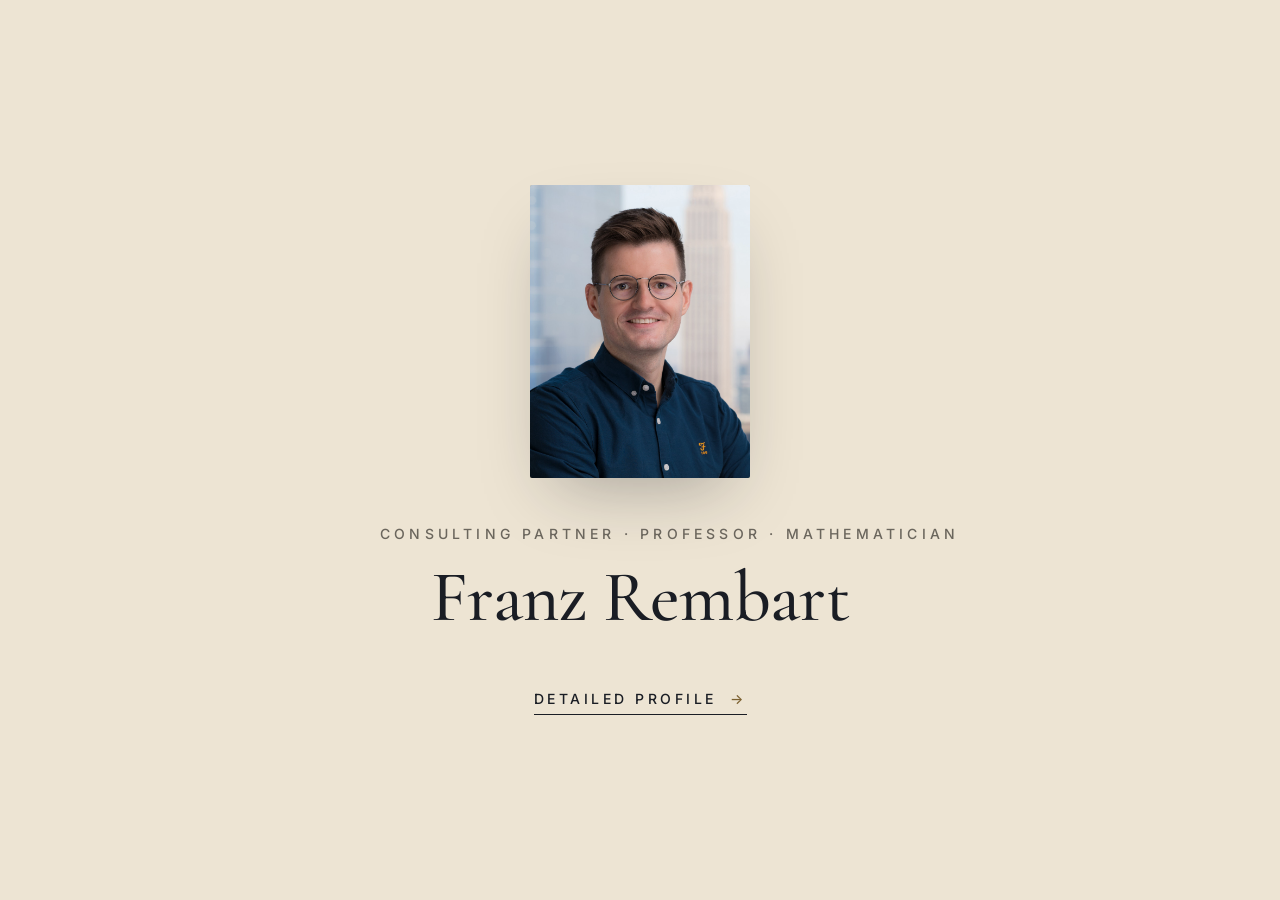
<file: index.html>
<!DOCTYPE html>
<html lang="en">
<head>
<meta charset="UTF-8">
<meta name="viewport" content="width=device-width, initial-scale=1.0">
<title>Franz Rembart — Consulting Partner · Professor · Mathematician</title>
<meta name="description" content="Franz Rembart — Partner at BCG, Associate Professor of Statistics at Columbia, mathematician.">
<meta name="robots" content="noindex, nofollow">
<link rel="preconnect" href="https://fonts.googleapis.com">
<link rel="preconnect" href="https://fonts.gstatic.com" crossorigin>
<link href="https://fonts.googleapis.com/css2?family=Cormorant+Garamond:ital,wght@0,400;0,500;0,600;0,700;1,400;1,500;1,600&family=Inter:wght@300;400;500;600&display=swap" rel="stylesheet">
<style>
  :root {
    --cream: #EDE4D3;
    --ink: #1A1D24;
    --ink-soft: #2A2E38;
    --body: #3A3D46;
    --muted: #6B665D;
    --gold: #9C8558;
    --gold-text: #7B6030;
    --gold-bright: #C9A96B;
    --rule: #C9BFA8;
    --navy: #12151C;
  }

  * { margin: 0; padding: 0; box-sizing: border-box; }
  html { height: 100%; }
  body {
    background: var(--cream);
    color: var(--body);
    font-family: 'Inter', -apple-system, sans-serif;
    font-weight: 400;
    font-size: 18px;
    line-height: 1.65;
    -webkit-font-smoothing: antialiased;
    -moz-osx-font-smoothing: grayscale;
    min-height: 100%;
    display: flex;
    align-items: center;
    justify-content: center;
    padding: 40px 24px;
  }

  :focus-visible {
    outline: 2px solid var(--ink);
    outline-offset: 3px;
    border-radius: 1px;
  }

  .home {
    text-align: center;
    max-width: 520px;
    opacity: 0;
    transform: translateY(16px);
    animation: fadeUp 0.9s ease forwards;
  }

  @keyframes fadeUp {
    to { opacity: 1; transform: translateY(0); }
  }

  .portrait-frame {
    width: 220px;
    height: 293px;
    border-radius: 2px;
    overflow: hidden;
    box-shadow: 0 30px 70px -25px rgba(26,29,36,0.35);
    margin: 0 auto 44px;
    background: #b5a887;
  }
  .portrait-frame img {
    width: 100%;
    height: 100%;
    object-fit: cover;
    display: block;
    filter: saturate(0.92) contrast(1.02);
  }

  .titles {
    font-size: 14px;
    font-weight: 500;
    letter-spacing: 0.3em;
    text-transform: uppercase;
    color: var(--muted);
    margin-bottom: 16px;
    white-space: nowrap;
  }

  .name {
    font-family: 'Cormorant Garamond', serif;
    font-size: 72px;
    font-weight: 500;
    color: var(--ink);
    line-height: 1.02;
    letter-spacing: -0.01em;
    margin-bottom: 48px;
  }

  .profile-link {
    display: inline-block;
    font-size: 14px;
    font-weight: 500;
    letter-spacing: 0.25em;
    text-transform: uppercase;
    color: var(--ink);
    text-decoration: none;
    padding-bottom: 4px;
    border-bottom: 1px solid var(--ink);
    transition: color 0.2s, border-color 0.2s;
    cursor: pointer;
  }
  .profile-link:hover {
    color: var(--gold-text);
    border-color: var(--gold-text);
  }
  .profile-link .arrow {
    color: var(--gold-text);
    margin-left: 6px;
    transition: transform 0.3s;
    display: inline-block;
  }
  .profile-link:hover .arrow {
    transform: translateX(4px);
  }

  /* Password overlay */
  .pw-overlay {
    position: fixed;
    inset: 0;
    background: rgba(26, 29, 36, 0.6);
    backdrop-filter: blur(6px);
    -webkit-backdrop-filter: blur(6px);
    display: none;
    align-items: center;
    justify-content: center;
    z-index: 1000;
    opacity: 0;
    transition: opacity 0.3s ease;
  }
  .pw-overlay.visible {
    display: flex;
    opacity: 1;
  }

  .pw-box {
    background: var(--cream);
    padding: 48px 44px 40px;
    max-width: 400px;
    width: 100%;
    text-align: center;
    box-shadow: 0 30px 80px -20px rgba(26,29,36,0.45);
    border: 1px solid var(--rule);
    transform: translateY(12px);
    transition: transform 0.3s ease;
  }
  .pw-overlay.visible .pw-box {
    transform: translateY(0);
  }

  .pw-box .pw-label {
    font-size: 14px;
    font-weight: 500;
    letter-spacing: 0.3em;
    text-transform: uppercase;
    color: var(--muted);
    margin-bottom: 24px;
  }

  .pw-input-wrap {
    display: flex;
    gap: 0;
    margin-bottom: 16px;
  }

  .pw-input {
    flex: 1;
    padding: 12px 16px;
    font-family: 'Inter', sans-serif;
    font-size: 16px;
    color: var(--ink);
    background: white;
    border: 1px solid var(--rule);
    border-right: none;
    outline: none;
    letter-spacing: 0.1em;
  }
  .pw-input:focus {
    border-color: var(--gold);
  }
  .pw-input::placeholder {
    color: var(--rule);
    letter-spacing: 0.05em;
  }

  .pw-submit {
    padding: 12px 20px;
    font-family: 'Inter', sans-serif;
    font-size: 14px;
    font-weight: 500;
    letter-spacing: 0.2em;
    text-transform: uppercase;
    color: var(--cream);
    background: var(--ink);
    border: 1px solid var(--ink);
    cursor: pointer;
    transition: background 0.2s, border-color 0.2s;
    min-width: 44px;
    min-height: 44px;
  }
  .pw-submit:hover {
    background: var(--gold-text);
    border-color: var(--gold-text);
  }

  .pw-error {
    font-family: 'Cormorant Garamond', serif;
    font-style: italic;
    font-size: 18px;
    color: #9B4D4D;
    min-height: 24px;
    margin-bottom: 8px;
  }

  .pw-close {
    position: absolute;
    top: 16px;
    right: 20px;
    background: none;
    border: none;
    font-size: 24px;
    color: var(--muted);
    cursor: pointer;
    padding: 8px;
    line-height: 1;
    min-width: 44px;
    min-height: 44px;
    display: flex;
    align-items: center;
    justify-content: center;
  }
  .pw-close:hover { color: var(--ink); }

  @media (max-width: 600px) {
    .name { font-size: 48px; }
    .portrait-frame { width: 180px; height: 240px; }
    .pw-box { padding: 36px 24px 32px; margin: 0 16px; }
  }
</style>
</head>
<body>

<div class="home">
  <div class="portrait-frame">
    <img src="franz-rembart.jpg" alt="Portrait of Franz Rembart">
  </div>
  <div class="titles">Consulting Partner · Professor · Mathematician</div>
  <h1 class="name">Franz Rembart</h1>
  <a class="profile-link" id="profileLink" role="button" tabindex="0">Detailed profile <span class="arrow">&rarr;</span></a>
</div>

<div class="pw-overlay" id="pwOverlay">
  <div class="pw-box">
    <button class="pw-close" id="pwClose" aria-label="Close">&times;</button>
    <div class="pw-label">Enter password</div>
    <div class="pw-input-wrap">
      <input type="password" class="pw-input" id="pwInput" placeholder="Password" autocomplete="off">
      <button class="pw-submit" id="pwSubmit">Go</button>
    </div>
    <div class="pw-error" id="pwError"></div>
  </div>
</div>

<script>
  var overlay = document.getElementById('pwOverlay');
  var input = document.getElementById('pwInput');
  var error = document.getElementById('pwError');

  document.getElementById('profileLink').addEventListener('click', function () {
    overlay.classList.add('visible');
    setTimeout(function () { input.focus(); }, 100);
  });

  document.getElementById('pwClose').addEventListener('click', function () {
    overlay.classList.remove('visible');
    input.value = '';
    error.textContent = '';
  });

  overlay.addEventListener('click', function (e) {
    if (e.target === overlay) {
      overlay.classList.remove('visible');
      input.value = '';
      error.textContent = '';
    }
  });

  function tryPassword() {
    if (input.value === 'mathematics') {
      sessionStorage.setItem('fr_auth', 'granted');
      window.location.href = 'profile.html';
    } else {
      error.textContent = 'Incorrect password.';
      input.value = '';
      input.focus();
    }
  }

  document.getElementById('pwSubmit').addEventListener('click', tryPassword);
  input.addEventListener('keydown', function (e) {
    if (e.key === 'Enter') tryPassword();
  });
</script>

</body>
</html>
</file>
<file: styles.css>
:root {
    --cream: #EDE4D3;
    --cream-light: #F2EADA;
    --ink: #1A1D24;
    --ink-soft: #2A2E38;
    --body: #3A3D46;
    --muted: #6B665D;        /* darkened: was #7A7469, now 4.6:1 on cream */
    --gold: #9C8558;         /* decorative use only (borders, icons, backgrounds) */
    --gold-text: #7B6030;    /* gold text on light backgrounds: 4.8:1 on cream */
    --gold-soft: #B59A6B;    /* gold text on dark (navy) backgrounds: 6.9:1 on navy */
    --gold-bright: #C9A96B;
    --copper: #A87245;
    --rule: #C9BFA8;
    --navy: #12151C;
    --navy-soft: #1C202A;
  }

  * { margin: 0; padding: 0; box-sizing: border-box; }
  html { scroll-behavior: smooth; }
  body {
    background: var(--cream);
    color: var(--body);
    font-family: 'Inter', -apple-system, sans-serif;
    font-weight: 400;
    font-size: 18px;
    line-height: 1.65;
    -webkit-font-smoothing: antialiased;
    -moz-osx-font-smoothing: grayscale;
  }
  .serif { font-family: 'Cormorant Garamond', 'Times New Roman', serif; }
  a { color: inherit; }

  /* Global focus indicator — WCAG 2.4.7 */
  :focus-visible {
    outline: 2px solid var(--ink);
    outline-offset: 3px;
    border-radius: 1px;
  }

  /* ==================== NAV ==================== */
  nav {
    position: sticky; top: 0; z-index: 100;
    background: var(--cream);
    padding: 26px 60px;
    display: grid;
    grid-template-columns: 1fr auto 1fr;
    align-items: center;
    border-bottom: 1px solid transparent;
    transition: border-color 0.3s;
  }
  nav.scrolled { border-bottom-color: var(--rule); }
  .monogram {
    font-family: 'Cormorant Garamond', serif;
    font-size: 24px; font-weight: 600;
    color: var(--ink); letter-spacing: 0.04em;
    text-decoration: none;
    display: flex; align-items: center; gap: 10px;
    justify-self: start;
  }
  .monogram::before {
    content: ''; width: 28px; height: 1px;
    background: var(--gold); display: inline-block;
  }
  .nav-links {
    display: flex; gap: 42px;
    justify-self: center;
  }
  .nav-links a {
    color: var(--ink); text-decoration: none;
    font-size: 14px; font-weight: 500;
    letter-spacing: 0.22em; text-transform: uppercase;
    transition: color 0.2s;
    padding: 4px 0; /* improves touch/click target height */
  }
  .nav-links a:hover { color: var(--gold-text); }

  /* Burger button — hidden on desktop */
  .burger {
    display: none;
    flex-direction: column;
    justify-content: center;
    gap: 5px;
    background: none;
    border: none;
    cursor: pointer;
    padding: 10px 2px;
    justify-self: end;
    min-width: 44px; min-height: 44px; /* WCAG touch target */
    align-items: center;
  }
  .burger-bar {
    display: block;
    width: 24px; height: 2px;
    background: var(--ink);
    border-radius: 1px;
    transition: transform 0.3s, opacity 0.3s;
  }
  .burger[aria-expanded="true"] .burger-bar:nth-child(1) {
    transform: translateY(7px) rotate(45deg);
  }
  .burger[aria-expanded="true"] .burger-bar:nth-child(2) {
    opacity: 0;
  }
  .burger[aria-expanded="true"] .burger-bar:nth-child(3) {
    transform: translateY(-7px) rotate(-45deg);
  }

  /* ==================== LAYOUT ==================== */
  section { padding: 110px 60px; max-width: 1280px; margin: 0 auto; }
  .section-dark {
    background: var(--navy); color: #D4CDB9;
    max-width: none; padding-left: 0; padding-right: 0;
  }
  .section-dark .inner {
    max-width: 1280px; margin: 0 auto; padding: 110px 60px;
  }

  .eyebrow {
    font-size: 14px; font-weight: 500;
    letter-spacing: 0.32em; text-transform: uppercase;
    color: var(--muted); margin-bottom: 28px;
  }
  .eyebrow .roman {
    font-family: 'Cormorant Garamond', serif; font-style: italic;
    color: var(--gold-text); margin-right: 10px;
    letter-spacing: 0.1em; text-transform: none; font-size: 20px;
  }

  h1.hero-name {
    font-family: 'Cormorant Garamond', serif;
    font-size: 86px; font-weight: 500;
    color: var(--ink); line-height: 1.02;
    letter-spacing: -0.01em; margin-bottom: 32px;
  }
  h2 {
    font-family: 'Cormorant Garamond', serif;
    font-size: 54px; font-weight: 500;
    color: var(--ink); line-height: 1.1;
    letter-spacing: -0.005em; margin-bottom: 32px;
  }
  .section-dark h2 { color: #E8DFC7; }
  h3 {
    font-family: 'Cormorant Garamond', serif;
    font-size: 34px; font-weight: 500;
    color: var(--ink); line-height: 1.2; margin-bottom: 20px;
  }
  .italic-gold { font-style: italic; color: var(--gold-text); }

  /* ==================== HERO ==================== */
  .hero {
    padding-top: 80px; padding-bottom: 120px;
    display: grid; grid-template-columns: 0.85fr 1.15fr;
    gap: 80px; align-items: start;
  }
  .hero-titles {
    font-size: 14px; font-weight: 500;
    letter-spacing: 0.3em; text-transform: uppercase;
    color: var(--muted); margin-bottom: 28px;
  }
  .hero-tagline {
    font-family: 'Cormorant Garamond', serif;
    font-size: 24px; font-style: italic;
    line-height: 1.5; color: var(--ink-soft);
    margin-bottom: 44px; max-width: 600px;
  }
  .credentials {
    list-style: none;
    display: flex; flex-direction: column; gap: 13px;
    margin-bottom: 44px;
  }
  .credentials li {
    font-size: 14px; font-weight: 500;
    letter-spacing: 0.2em; text-transform: uppercase;
    color: var(--ink);
    padding-left: 18px; position: relative; line-height: 1.5;
  }
  .credentials li::before {
    content: ''; position: absolute; left: 0; top: 7px;
    width: 6px; height: 6px;
    background: var(--gold-text); border-radius: 50%;
  }
  .hero-footnote {
    font-family: 'Cormorant Garamond', serif; font-style: italic;
    font-size: 24px; color: var(--ink-soft);
    line-height: 1.6; max-width: 620px;
  }
  .portrait-wrap { position: relative; order: -1; }
  .portrait-frame {
    aspect-ratio: 3/4; border-radius: 2px;
    overflow: hidden;
    box-shadow: 0 30px 70px -25px rgba(26,29,36,0.35);
    position: relative; background: #b5a887;
  }
  .portrait-frame img {
    width: 100%; height: 100%; object-fit: cover;
    display: block; filter: saturate(0.92) contrast(1.02);
  }
  .portrait-caption {
    margin-top: 22px;
    font-family: 'Cormorant Garamond', serif; font-style: italic;
    font-size: 20px; color: var(--muted); line-height: 1.55;
  }

  /* ==================== THESIS ==================== */
  .thesis { max-width: 880px; margin: 0 auto; padding: 130px 60px; }
  .thesis .eyebrow { margin-bottom: 36px; }
  .thesis-text {
    font-family: 'Cormorant Garamond', serif;
    font-size: 34px; line-height: 1.38;
    color: var(--ink); font-weight: 400;
    letter-spacing: -0.002em;
  }
  .thesis-sign {
    margin-top: 40px;
    font-family: 'Cormorant Garamond', serif;
    font-style: italic; font-size: 20px;
    color: var(--muted);
  }
  .thesis-sign::before {
    content: '— '; color: var(--gold-text); margin-right: 6px;
  }

  .rule-divider {
    max-width: 1160px; margin: 0 auto;
    border: 0; border-top: 1px solid var(--rule); opacity: 0.6;
  }

  /* ==================== THREE WORLDS ==================== */
  .three-worlds .intro { max-width: 820px; margin-bottom: 90px; }
  .three-worlds .intro p { font-size: 19px; color: var(--body); line-height: 1.65; }
  .three-cols {
    display: grid; grid-template-columns: repeat(3, 1fr);
    gap: 60px; position: relative;
  }
  .three-cols::before {
    content: ''; position: absolute; top: -28px;
    left: 0; right: 0; height: 1px;
    background: var(--rule); opacity: 0.5;
  }
  .col-roman {
    font-family: 'Cormorant Garamond', serif; font-style: italic;
    font-size: 20px; color: var(--gold-text);
    margin-bottom: 40px; letter-spacing: 0.15em;
  }
  .col h3 { font-size: 32px; margin-bottom: 18px; }
  .col p { font-size: 18px; line-height: 1.7; color: var(--body); }

  /* ==================== WORK ==================== */
  .work-intro { max-width: 880px; margin-bottom: 70px; }
  .work-intro h2 { max-width: 840px; }
  .work-intro p { font-size: 18px; line-height: 1.7; margin-top: 28px; }
  .work-table-label {
    font-size: 14px; font-weight: 500;
    letter-spacing: 0.32em; text-transform: uppercase;
    color: var(--muted);
    margin-bottom: 18px;
  }
  .work-table {
    display: flex; flex-direction: column;
    border-top: 1px solid var(--rule);
  }
  .work-row {
    display: grid;
    grid-template-columns: 44px 200px 1fr;
    gap: 40px; padding: 26px 0;
    border-bottom: 1px solid var(--rule);
    align-items: center; transition: background 0.25s;
  }
  .work-row:hover { background: rgba(201,191,168,0.12); }
  .work-tag {
    font-size: 14px; font-weight: 500;
    letter-spacing: 0.25em; text-transform: uppercase;
    color: var(--muted);
    align-self: center;
  }
  .work-row p { font-size: 18px; color: var(--ink-soft); line-height: 1.6; }
  .work-row strong { color: var(--ink); font-weight: 600; }
  .work-row .impact {
    display: inline-block;
    margin-top: 6px;
    font-family: 'Cormorant Garamond', serif; font-style: italic;
    font-size: 20px; color: var(--gold-text);
  }
  .work-multi {
    display: flex; flex-direction: column; gap: 14px;
  }
  .work-multi p:not(:first-child) {
    padding-top: 14px;
    border-top: 1px solid var(--rule);
  }
  .confidentiality-note {
    margin-top: 36px;
    font-family: 'Cormorant Garamond', serif; font-style: italic;
    font-size: 20px; color: var(--muted);
    max-width: 760px; line-height: 1.6;
  }

  /* Work row icons */
  .work-icon {
    width: 36px; height: 36px;
    display: flex; align-items: center; justify-content: center;
    color: var(--gold);
    flex-shrink: 0;
    align-self: center;
  }
  .work-icon svg {
    width: 100%; height: 100%;
    stroke: currentColor;
    stroke-width: 1.25;
    fill: none;
    stroke-linecap: round;
    stroke-linejoin: round;
  }

  /* ==================== THOUGHT LEADERSHIP ==================== */
  .thought-leadership {
    margin-top: 100px;
    padding-top: 80px;
    border-top: 1px solid var(--rule);
  }
  .thought-leadership-intro {
    max-width: 820px;
    margin-bottom: 50px;
  }
  .thought-leadership-intro h3 {
    font-size: 40px;
    color: var(--ink);
    margin-bottom: 16px;
    line-height: 1.15;
  }
  .thought-leadership-intro p {
    font-size: 18px;
    line-height: 1.7;
    color: var(--body);
  }
  .thought-leadership-grid {
    display: grid;
    grid-template-columns: 1fr 1fr;
    gap: 40px;
  }
  .article-card {
    background: var(--cream-light);
    border: 1px solid var(--rule);
    padding: 0;
    display: flex;
    flex-direction: column;
    text-decoration: none;
    color: inherit;
    transition: transform 0.3s ease, box-shadow 0.3s ease, border-color 0.3s ease;
    overflow: hidden;
  }
  .article-card:hover {
    transform: translateY(-4px);
    box-shadow: 0 20px 50px -20px rgba(26,29,36,0.25);
    border-color: var(--gold);
  }
  .article-cover {
    aspect-ratio: 16/9;
    position: relative;
    overflow: hidden;
    background: var(--navy);
  }
  .article-cover svg {
    display: block;
    width: 100%;
    height: 100%;
  }
  .article-body {
    padding: 28px 30px 30px;
    display: flex;
    flex-direction: column;
    flex: 1;
  }
  .article-meta {
    display: flex;
    align-items: center;
    gap: 14px;
    margin-bottom: 14px;
    font-size: 14px;
    letter-spacing: 0.25em;
    text-transform: uppercase;
    color: var(--muted);
  }
  .article-meta .venue {
    color: var(--gold-text);
    font-weight: 500;
  }
  .article-meta .dot {
    width: 3px; height: 3px; border-radius: 50%;
    background: var(--rule);
  }
  .article-title {
    font-family: 'Cormorant Garamond', serif;
    font-size: 24px;
    font-weight: 500;
    color: var(--ink);
    line-height: 1.25;
    margin-bottom: 14px;
    letter-spacing: -0.002em;
  }
  .article-authors {
    font-size: 16px;
    color: var(--muted);
    line-height: 1.5;
    margin-bottom: 18px;
  }
  .article-authors .mark {
    color: var(--ink);
    font-weight: 500;
  }
  .article-summary {
    font-family: 'Cormorant Garamond', serif;
    font-style: italic;
    font-size: 20px;
    color: var(--ink-soft);
    line-height: 1.5;
    margin-bottom: 22px;
    flex: 1;
  }
  .article-link {
    font-size: 14px;
    letter-spacing: 0.28em;
    text-transform: uppercase;
    color: var(--ink);
    font-weight: 500;
    display: inline-flex;
    align-items: center;
    gap: 8px;
  }
  .article-link .arrow {
    color: var(--gold-text);
    transition: transform 0.3s;
  }
  .article-card:hover .article-link .arrow {
    transform: translateX(4px);
  }

  /* ==================== AFFILIATIONS WORDMARKS ==================== */
  .affiliations {
    padding: 70px 60px;
    max-width: 1280px;
    margin: 0 auto;
    border-top: 1px solid var(--rule);
    border-bottom: 1px solid var(--rule);
  }
  .affiliations-label {
    text-align: center;
    font-size: 14px;
    letter-spacing: 0.32em;
    text-transform: uppercase;
    color: var(--muted);
    margin-bottom: 44px;
  }
  .affiliations-row {
    display: flex;
    justify-content: space-between;
    align-items: flex-start;
    gap: 20px;
  }
  .affiliation {
    flex: 1;
    display: flex;
    flex-direction: column;
    align-items: center;
    text-align: center;
    gap: 14px;
  }
  .affiliation-seal {
    width: 58px;
    height: 58px;
    display: flex;
    align-items: center;
    justify-content: center;
    color: var(--gold);
    position: relative;
  }
  .affiliation-seal svg {
    width: 100%;
    height: 100%;
  }
  .affiliation-name {
    font-family: 'Cormorant Garamond', serif;
    font-size: 20px;
    font-weight: 500;
    color: var(--ink);
    letter-spacing: 0.01em;
    line-height: 1.15;
  }
  .affiliation-sub {
    font-family: 'Inter', sans-serif;
    font-size: 14px;
    letter-spacing: 0.22em;
    text-transform: uppercase;
    color: var(--muted);
    font-weight: 500;
    line-height: 1.4;
  }
  .affiliation-divider {
    width: 1px;
    align-self: stretch;
    background: var(--rule);
    opacity: 0.5;
    margin-top: 20px;
  }

  /* ==================== TEACHING (DARK) ==================== */
  .teaching-grid {
    display: grid; grid-template-columns: 1fr 1fr;
    gap: 90px; margin-top: 60px;
  }
  .section-dark .eyebrow { color: rgba(212,205,185,0.75); }
  .section-dark .eyebrow .roman { color: var(--gold-soft); }
  .section-dark p { color: #B8B0A0; line-height: 1.75; }
  .section-dark p + p { margin-top: 18px; }
  .testimonial-stack { display: flex; flex-direction: column; }
  .testimonial {
    font-family: 'Cormorant Garamond', serif; font-style: italic;
    font-size: 20px; line-height: 1.55; color: #D4CDB9;
    padding: 24px 0;
    border-bottom: 1px solid rgba(201,191,168,0.2);
  }
  .testimonial:first-of-type { padding-top: 0; }
  .testimonial:last-child { border-bottom: 0; }
  .testimonial-lead {
    font-family: 'Inter', sans-serif;
    font-style: normal; font-size: 14px;
    letter-spacing: 0.3em; text-transform: uppercase;
    color: rgba(212,205,185,0.70); /* was 0.55 (4.35:1), now 0.70 (5.6:1) */
    margin-bottom: 26px; display: block;
  }
  .testimonial-note {
    display: block; margin-top: 20px;
    font-family: 'Cormorant Garamond', serif; font-style: italic;
    font-size: 20px; color: rgba(184,176,160,0.7);
  }

  /* ==================== RESEARCH ==================== */
  .research-intro { max-width: 880px; margin-bottom: 60px; }
  .research-intro p { font-size: 18px; line-height: 1.7; margin-top: 22px; }
  .research-intro p + p { margin-top: 18px; }

  .pub-header {
    font-size: 14px; letter-spacing: 0.3em; text-transform: uppercase;
    color: var(--muted); margin-bottom: 18px;
  }
  .pub-list {
    display: flex; flex-direction: column;
    border-top: 1px solid var(--rule);
  }
  .pub-row {
    display: grid; grid-template-columns: 230px 1fr;
    gap: 40px; padding: 28px 0;
    border-bottom: 1px solid var(--rule);
  }
  .pub-meta .journal {
    font-family: 'Cormorant Garamond', serif; font-style: italic;
    font-size: 20px; color: var(--ink);
    display: block; margin-bottom: 8px; line-height: 1.35;
  }
  .pub-meta .tags {
    font-size: 14px; font-weight: 500;
    letter-spacing: 0.2em; text-transform: uppercase;
    color: var(--muted);
  }
  .pub-title {
    font-size: 18px; font-weight: 600;
    color: var(--ink); display: block;
    margin-bottom: 8px; line-height: 1.45;
    text-decoration: none; transition: color 0.2s;
  }
  .pub-title:hover { color: var(--gold-text); }
  .pub-title .arrow { color: var(--gold-text); margin-left: 6px; font-weight: 400; }
  .pub-authors {
    font-size: 18px; color: var(--muted);
    display: block; margin-bottom: 8px;
  }
  .pub-impact {
    font-family: 'Cormorant Garamond', serif; font-style: italic;
    font-size: 20px; color: var(--ink-soft); line-height: 1.5;
  }
  .scholar-link {
    display: inline-block; margin-top: 36px;
    font-size: 14px; letter-spacing: 0.25em; text-transform: uppercase;
    color: var(--ink); text-decoration: none;
    padding-bottom: 4px; border-bottom: 1px solid var(--ink);
    transition: color 0.2s, border-color 0.2s;
  }
  .scholar-link:hover { color: var(--gold-text); border-color: var(--gold-text); }

  /* ==================== MENTORING ==================== */
  .mentoring .eyebrow { margin-bottom: 28px; }
  .mentoring-lead {
    font-family: 'Cormorant Garamond', serif;
    font-size: 20px; line-height: 1.42; color: #E8DFC7;
    max-width: 880px; margin-bottom: 70px;
  }
  .mentoring-grid {
    display: grid; grid-template-columns: 1fr 1fr;
    gap: 80px; align-items: start;
  }
  .mentoring-grid p { font-size: 18px; line-height: 1.75; margin-bottom: 18px; }
  .focus-list { list-style: none; }
  .focus-list li {
    padding: 22px 0;
    border-bottom: 1px solid rgba(201,191,168,0.25);
    font-size: 18px; color: #E8DFC7; font-weight: 500;
  }
  .focus-list li:first-child { border-top: 1px solid rgba(201,191,168,0.25); }
  .focus-list li .sub {
    display: block;
    font-family: 'Cormorant Garamond', serif; font-style: italic;
    font-size: 20px; color: #B8B0A0; font-weight: 400;
    margin-top: 6px; line-height: 1.55;
  }
  .selective {
    margin-top: 32px;
    font-family: 'Cormorant Garamond', serif; font-style: italic;
    font-size: 20px; color: #B8B0A0 !important; line-height: 1.6;
  }

  /* ==================== REFLECTIONS ==================== */
  .reflections { padding-bottom: 110px; }
  .reflections h2 { max-width: 900px; margin-bottom: 18px; }
  .reflections-sub {
    font-family: 'Cormorant Garamond', serif; font-style: italic;
    font-size: 20px; color: var(--muted);
    max-width: 700px; margin-bottom: 60px;
  }
  .reflections-grid {
    display: grid; grid-template-columns: repeat(3, 1fr);
    gap: 50px; border-top: 1px solid var(--rule); padding-top: 40px;
  }
  .reflection {
    font-family: 'Cormorant Garamond', serif; font-style: italic;
    font-size: 20px; line-height: 1.55; color: var(--ink-soft);
  }

  /* ==================== CONTACT ==================== */
  .contact { max-width: 920px; margin: 0 auto; padding: 120px 60px; }
  .contact-headline {
    font-family: 'Cormorant Garamond', serif;
    font-size: 40px; font-weight: 500;
    line-height: 1.2; color: var(--ink);
    margin-bottom: 24px; max-width: 820px; letter-spacing: -0.005em;
  }
  .contact-sub {
    font-size: 18px; line-height: 1.7; color: var(--body);
    max-width: 720px; margin-bottom: 50px;
  }

  /* ==================== FOOTER ==================== */
  footer {
    padding: 32px 60px;
    display: flex; justify-content: space-between; align-items: center;
    font-size: 18px; color: var(--muted);
    border-top: 1px solid var(--rule);
    max-width: 1280px; margin: 0 auto;
  }
  footer .cities { letter-spacing: 0.05em; }
  footer .cities span { margin: 0 6px; color: var(--gold-text); }

  /* ==================== BCRT — SIDE ILLUSTRATION IN RESEARCH ==================== */
  .bcrt-showcase {
    margin: 70px 0 50px;
    padding: 36px 0;
    border-top: 1px solid var(--rule);
    border-bottom: 1px solid var(--rule);
    display: grid;
    grid-template-columns: 1fr 360px;
    gap: 48px;
    align-items: center;
  }
  .bcrt-showcase-label {
    font-size: 14px; font-weight: 500;
    letter-spacing: 0.32em; text-transform: uppercase;
    color: var(--gold-text);
    margin-bottom: 14px;
  }
  .bcrt-showcase h4 {
    font-family: 'Cormorant Garamond', serif;
    font-size: 26px;
    font-weight: 500;
    color: var(--ink);
    line-height: 1.25;
    margin-bottom: 14px;
    max-width: 460px;
  }
  .bcrt-showcase h4 em {
    font-style: italic;
    color: var(--gold-text);
  }
  .bcrt-showcase p {
    font-family: 'Cormorant Garamond', serif;
    font-style: italic;
    font-size: 20px;
    color: var(--muted);
    line-height: 1.5;
    margin-bottom: 14px;
    max-width: 500px;
  }
  .bcrt-showcase .footnote {
    font-family: 'Inter', sans-serif;
    font-style: normal;
    font-size: 18px;
    letter-spacing: 0.05em;
    color: var(--muted);
    line-height: 1.55;
  }
  .bcrt-showcase .footnote a {
    color: var(--gold-text);
    text-decoration: none;
    border-bottom: 1px solid transparent;
    transition: border-color 0.2s;
  }
  .bcrt-showcase .footnote a:hover { border-bottom-color: var(--gold-text); }

  .bcrt-stage {
    position: relative;
    width: 100%;
  }
  .bcrt-canvas-wrap {
    position: relative;
    width: 100%;
    aspect-ratio: 4/3;
    background: var(--navy);
    overflow: hidden;
    border-radius: 2px;
    box-shadow: 0 20px 50px -20px rgba(26,29,36,0.45);
  }
  .bcrt-canvas-wrap::before {
    content: '';
    position: absolute;
    inset: 0;
    background:
      radial-gradient(ellipse at 50% 50%, rgba(201,169,107,0.12) 0%, rgba(18,21,28,0) 60%);
    pointer-events: none;
    z-index: 2;
  }
  #bcrtCanvas {
    position: absolute;
    inset: 0;
    width: 100%; height: 100%;
    display: block;
    z-index: 1;
  }
  .bcrt-stage-frame {
    position: absolute; inset: 0;
    pointer-events: none;
    z-index: 3;
  }
  .bcrt-stage-frame::before,
  .bcrt-stage-frame::after,
  .bcrt-stage-frame > .corner-bl,
  .bcrt-stage-frame > .corner-br {
    content: ''; position: absolute;
    width: 14px; height: 14px;
    border: 1px solid var(--gold-bright);
    opacity: 0.45;
  }
  .bcrt-stage-frame::before { top: 12px; left: 12px; border-right: 0; border-bottom: 0; }
  .bcrt-stage-frame::after { top: 12px; right: 12px; border-left: 0; border-bottom: 0; }
  .bcrt-stage-frame > .corner-bl { bottom: 12px; left: 12px; border-right: 0; border-top: 0; }
  .bcrt-stage-frame > .corner-br { bottom: 12px; right: 12px; border-left: 0; border-top: 0; }

  .bcrt-badge {
    position: absolute;
    bottom: 12px; left: 12px;
    z-index: 4;
    font-family: 'Cormorant Garamond', serif;
    font-style: italic;
    font-size: 20px;
    color: rgba(232,223,199,0.6);
    letter-spacing: 0.02em;
    padding: 4px 8px;
    pointer-events: none;
  }
  .bcrt-regen-wrap {
    display: flex;
    justify-content: center;
    margin-top: 16px;
  }
  .bcrt-regen {
    background: rgba(18, 21, 28, 0.55);
    backdrop-filter: blur(4px);
    -webkit-backdrop-filter: blur(4px);
    border: 1px solid rgba(201,169,107,0.35);
    color: rgba(232,223,199,0.8);
    padding: 5px 11px;
    font-size: 14px;
    letter-spacing: 0.25em;
    text-transform: uppercase;
    font-family: inherit;
    cursor: pointer;
    transition: all 0.2s;
    min-width: 44px; min-height: 44px; /* WCAG touch target */
    display: flex; align-items: center;
  }
  .bcrt-regen:hover {
    color: #12151C;
    background: var(--gold-bright);
    border-color: var(--gold-bright);
  }
  .bcrt-footnote a:hover { border-bottom-color: var(--gold-text); }

  /* ==================== RESPONSIVE ==================== */
  @media (max-width: 900px) {
    /* Nav: show burger, hide links by default */
    nav {
      padding: 20px 24px;
      grid-template-columns: auto 1fr auto;
    }
    .burger { display: flex; }
    .nav-links {
      display: none;
      position: fixed;
      inset: 0;
      background: var(--cream);
      flex-direction: column;
      align-items: center;
      justify-content: center;
      gap: 36px;
      z-index: 99;
    }
    .nav-links.open { display: flex; }
    .nav-links a {
      font-size: 14px;
      letter-spacing: 0.18em;
      padding: 8px 16px; /* larger touch targets in mobile menu */
    }

    section { padding: 70px 24px; }
    .section-dark .inner { padding: 70px 24px; }

    /* Hero: single column, portrait on top */
    .hero {
      grid-template-columns: 1fr;
      gap: 40px;
      padding-top: 40px;
      padding-bottom: 80px;
    }
    .portrait-wrap {
      order: -1;
      max-width: 320px;
      margin: 0 auto;
      width: 100%;
    }

    h1.hero-name { font-size: 52px; }
    h2 { font-size: 34px; }
    .thesis { padding: 80px 24px; }
    .thesis-text { font-size: 24px; }
    .three-cols { grid-template-columns: 1fr; gap: 40px; }
    .teaching-grid, .mentoring-grid { grid-template-columns: 1fr; gap: 50px; }
    .reflections-grid { grid-template-columns: 1fr; gap: 32px; }

    /* Work rows: icon + tag on row 1, content full-width on row 2 */
    .work-row {
      grid-template-columns: 40px 1fr;
      gap: 6px 14px;
      align-items: center;
    }
    .work-row > p,
    .work-row > .work-multi {
      grid-column: 1 / -1;
    }

    .pub-row { grid-template-columns: 1fr; gap: 8px; }
    .contact { padding: 70px 24px; }
    .contact-headline { font-size: 28px; }
footer { flex-direction: column; gap: 12px; padding: 24px; text-align: center; }
    .bcrt-showcase { grid-template-columns: 1fr; gap: 28px; }
    .bcrt-showcase h4 { font-size: 22px; }
    .bcrt-canvas-wrap { aspect-ratio: 4/3; max-width: 100%; }
    .thought-leadership-grid { grid-template-columns: 1fr; }
    .thought-leadership-intro h3 { font-size: 30px; }
    .affiliations { padding: 40px 24px; }
    .affiliations-row { flex-wrap: wrap; gap: 32px 20px; justify-content: center; }
    .affiliation { flex: 0 0 calc(50% - 20px); }
    .affiliation-name { font-size: 20px; }
    .affiliation-seal { width: 48px; height: 48px; }
    .affiliation-divider { display: none; }
  }

  .fade-up {
    opacity: 0; transform: translateY(16px);
    transition: opacity 0.9s ease, transform 0.9s ease;
  }
  .fade-up.visible { opacity: 1; transform: translateY(0); }
</file>
